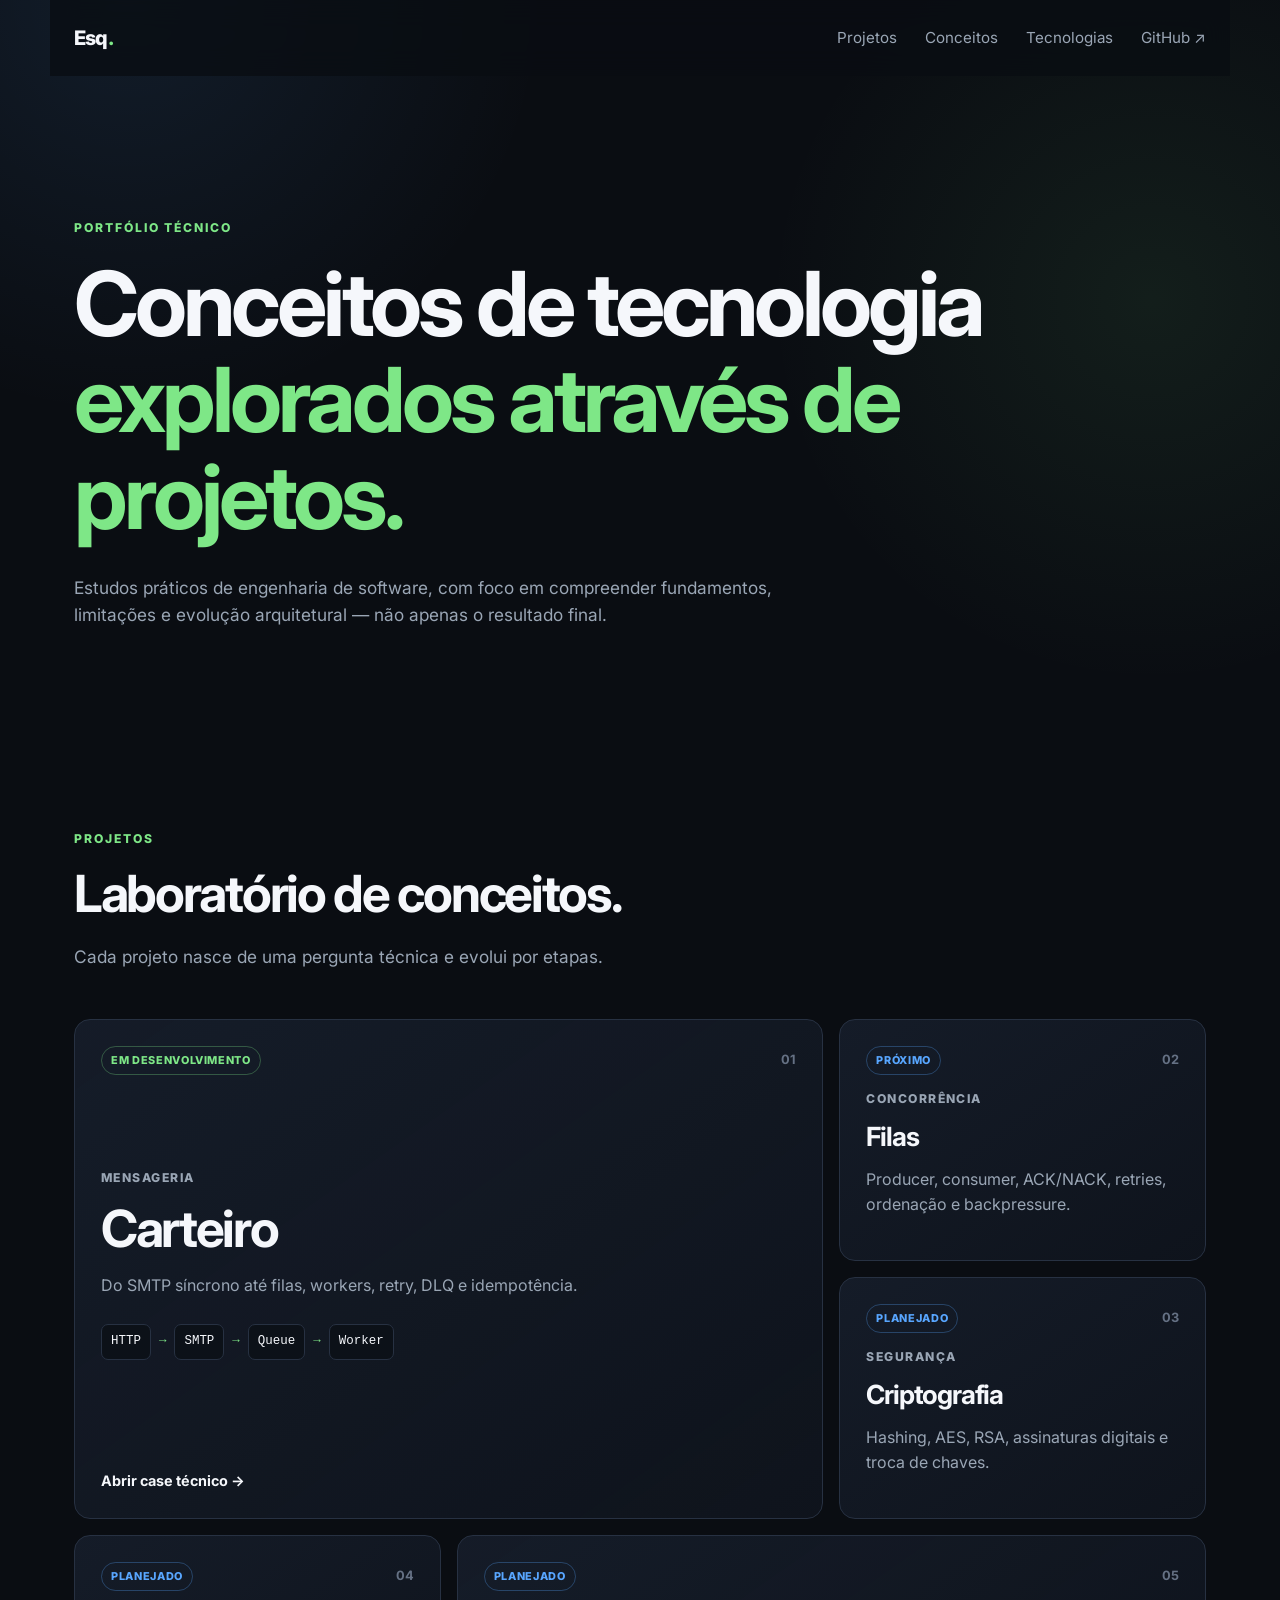
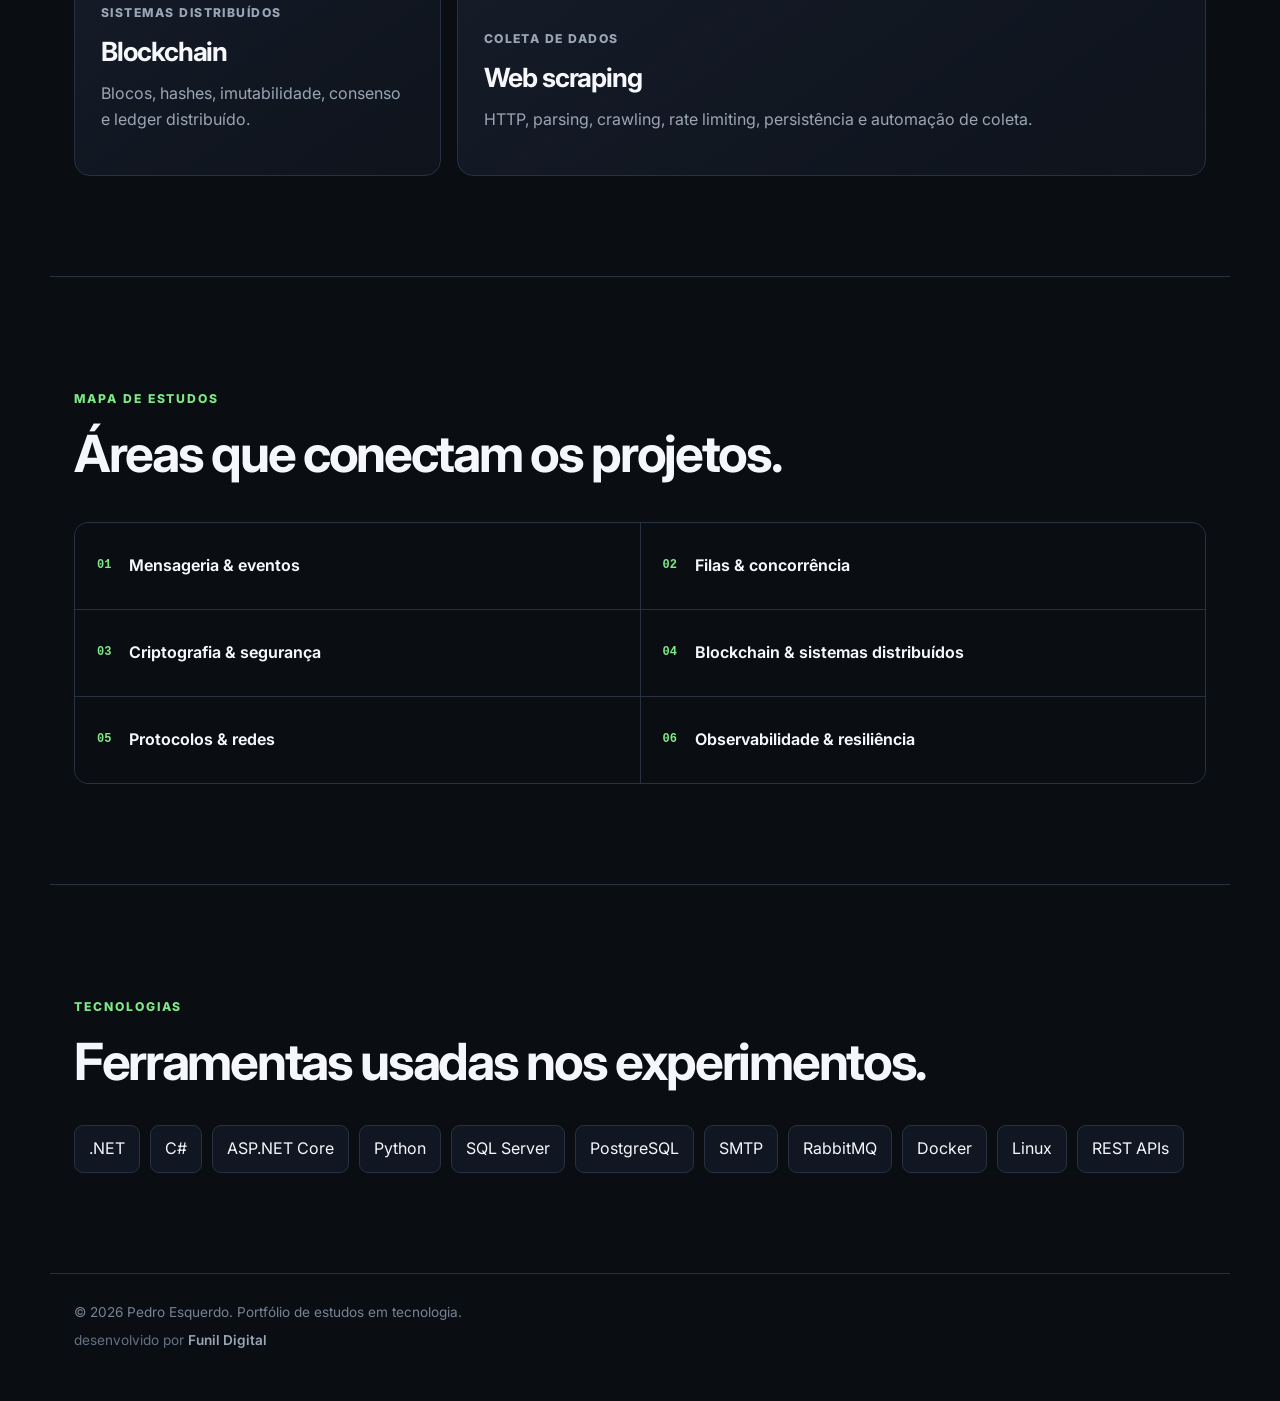
<file: index.html>
<!DOCTYPE html>
<html lang="pt-BR">
<head>
  <meta charset="UTF-8" />
  <meta name="viewport" content="width=device-width, initial-scale=1.0" />
  <meta name="description" content="Portfólio técnico de Pedro Esquerdo — projetos sobre mensageria, filas, criptografia, blockchain, scraping e engenharia de software." />
  <title>Pedro Esquerdo | Portfólio Técnico</title>
  <link rel="preconnect" href="https://fonts.googleapis.com">
  <link rel="preconnect" href="https://fonts.gstatic.com" crossorigin>
  <link href="https://fonts.googleapis.com/css2?family=Inter:wght@400;500;600;700;800&display=swap" rel="stylesheet">
  <link rel="stylesheet" href="styles.css" />
</head>
<body>
  <header class="site-header">
    <a class="brand" href="#inicio">Esq<span>.</span></a>
    <nav class="nav">
      <a href="#projetos">Projetos</a>
      <a href="#conceitos">Conceitos</a>
      <a href="#stack">Tecnologias</a>
      <a href="https://github.com/pedroesquerdo" target="_blank" rel="noreferrer">GitHub ↗</a>
    </nav>
    <button class="menu-button" aria-label="Abrir menu" aria-expanded="false">☰</button>
  </header>

  <main>
    <section id="inicio" class="section hero-minimal">
      <div class="reveal">
        <p class="eyebrow">PORTFÓLIO TÉCNICO</p>
        <h1>Conceitos de tecnologia <span>explorados através de projetos.</span></h1>
        <p class="hero-text">Estudos práticos de engenharia de software, com foco em compreender fundamentos, limitações e evolução arquitetural — não apenas o resultado final.</p>
      </div>
    </section>

    <section id="projetos" class="section">
      <div class="section-heading reveal">
        <p class="eyebrow">PROJETOS</p>
        <h2>Laboratório de conceitos.</h2>
        <p>Cada projeto nasce de uma pergunta técnica e evolui por etapas.</p>
      </div>

      <div class="bento-grid">
        <a class="bento-card bento-featured reveal" href="carteiro.html">
          <div class="bento-topline">
            <span class="status">EM DESENVOLVIMENTO</span>
            <span class="bento-index">01</span>
          </div>
          <div class="bento-content">
            <p class="bento-kicker">Mensageria</p>
            <h3>Carteiro</h3>
            <p>Do SMTP síncrono até filas, workers, retry, DLQ e idempotência.</p>
            <div class="mini-flow"><span>HTTP</span><i>→</i><span>SMTP</span><i>→</i><span>Queue</span><i>→</i><span>Worker</span></div>
          </div>
          <span class="bento-link">Abrir case técnico →</span>
        </a>

        <article class="bento-card reveal">
          <div class="bento-topline"><span class="status planned">PRÓXIMO</span><span class="bento-index">02</span></div>
          <div class="bento-content">
            <p class="bento-kicker">Concorrência</p>
            <h3>Filas</h3>
            <p>Producer, consumer, ACK/NACK, retries, ordenação e backpressure.</p>
          </div>
        </article>

        <article class="bento-card reveal">
          <div class="bento-topline"><span class="status planned">PLANEJADO</span><span class="bento-index">03</span></div>
          <div class="bento-content">
            <p class="bento-kicker">Segurança</p>
            <h3>Criptografia</h3>
            <p>Hashing, AES, RSA, assinaturas digitais e troca de chaves.</p>
          </div>
        </article>

        <article class="bento-card reveal">
          <div class="bento-topline"><span class="status planned">PLANEJADO</span><span class="bento-index">04</span></div>
          <div class="bento-content">
            <p class="bento-kicker">Sistemas distribuídos</p>
            <h3>Blockchain</h3>
            <p>Blocos, hashes, imutabilidade, consenso e ledger distribuído.</p>
          </div>
        </article>

        <article class="bento-card bento-wide reveal">
          <div class="bento-topline"><span class="status planned">PLANEJADO</span><span class="bento-index">05</span></div>
          <div class="bento-content">
            <p class="bento-kicker">Coleta de dados</p>
            <h3>Web scraping</h3>
            <p>HTTP, parsing, crawling, rate limiting, persistência e automação de coleta.</p>
          </div>
        </article>
      </div>
    </section>

    <section id="conceitos" class="section concepts-section">
      <div class="section-heading reveal">
        <p class="eyebrow">MAPA DE ESTUDOS</p>
        <h2>Áreas que conectam os projetos.</h2>
      </div>
      <div class="concept-grid">
        <div class="concept-item reveal"><strong>01</strong><span>Mensageria & eventos</span></div>
        <div class="concept-item reveal"><strong>02</strong><span>Filas & concorrência</span></div>
        <div class="concept-item reveal"><strong>03</strong><span>Criptografia & segurança</span></div>
        <div class="concept-item reveal"><strong>04</strong><span>Blockchain & sistemas distribuídos</span></div>
        <div class="concept-item reveal"><strong>05</strong><span>Protocolos & redes</span></div>
        <div class="concept-item reveal"><strong>06</strong><span>Observabilidade & resiliência</span></div>
      </div>
    </section>

    <section id="stack" class="section stack-section">
      <div class="section-heading reveal">
        <p class="eyebrow">TECNOLOGIAS</p>
        <h2>Ferramentas usadas nos experimentos.</h2>
      </div>
      <div class="stack-list reveal">
        <span>.NET</span><span>C#</span><span>ASP.NET Core</span><span>Python</span><span>SQL Server</span><span>PostgreSQL</span><span>SMTP</span><span>RabbitMQ</span><span>Docker</span><span>Linux</span><span>REST APIs</span>
      </div>
    </section>
  </main>

  <footer>
    <p>© <span id="year"></span> Pedro Esquerdo. Portfólio de estudos em tecnologia.</p>
    <p class="footer-credit">desenvolvido por <a href="https://www.funildigital.com.br/" target="_blank" rel="noopener noreferrer">Funil Digital</a></p>
  </footer>

  <script src="app.js"></script>
</body>
</html>
</file>
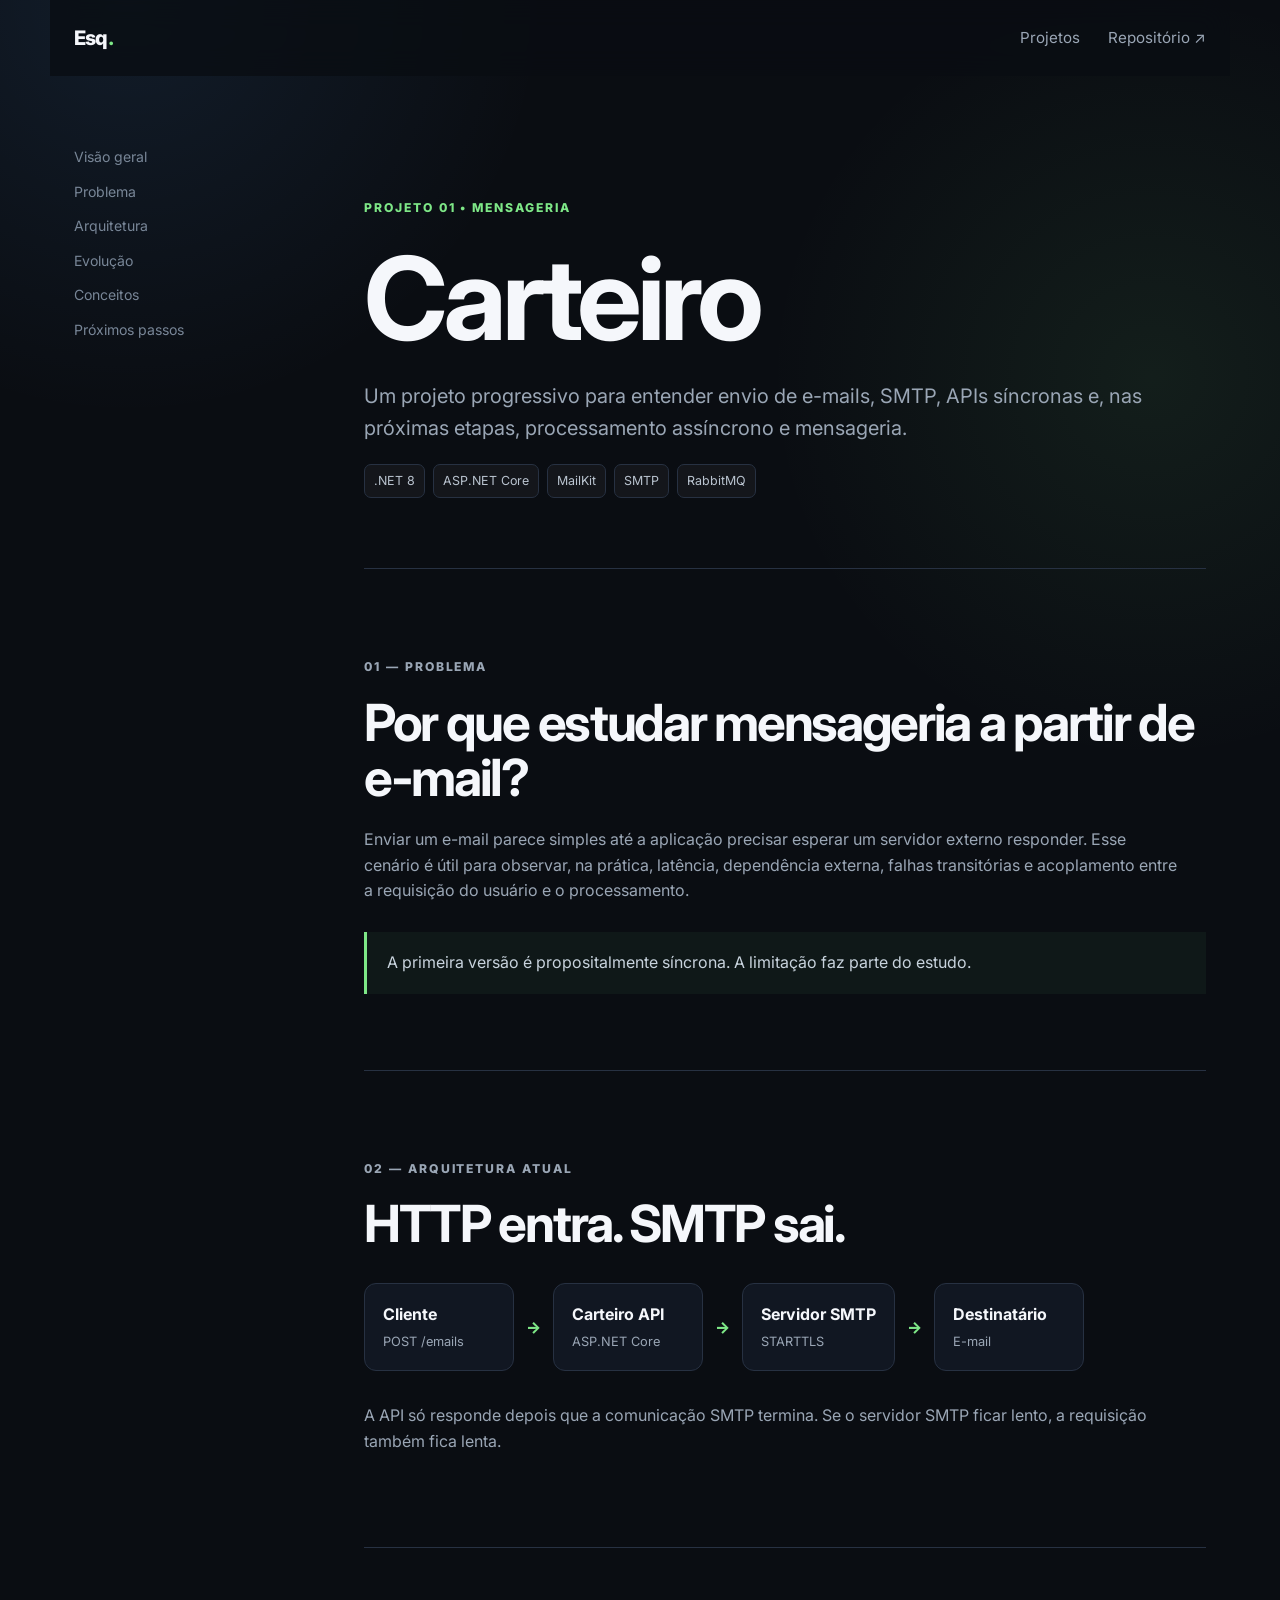
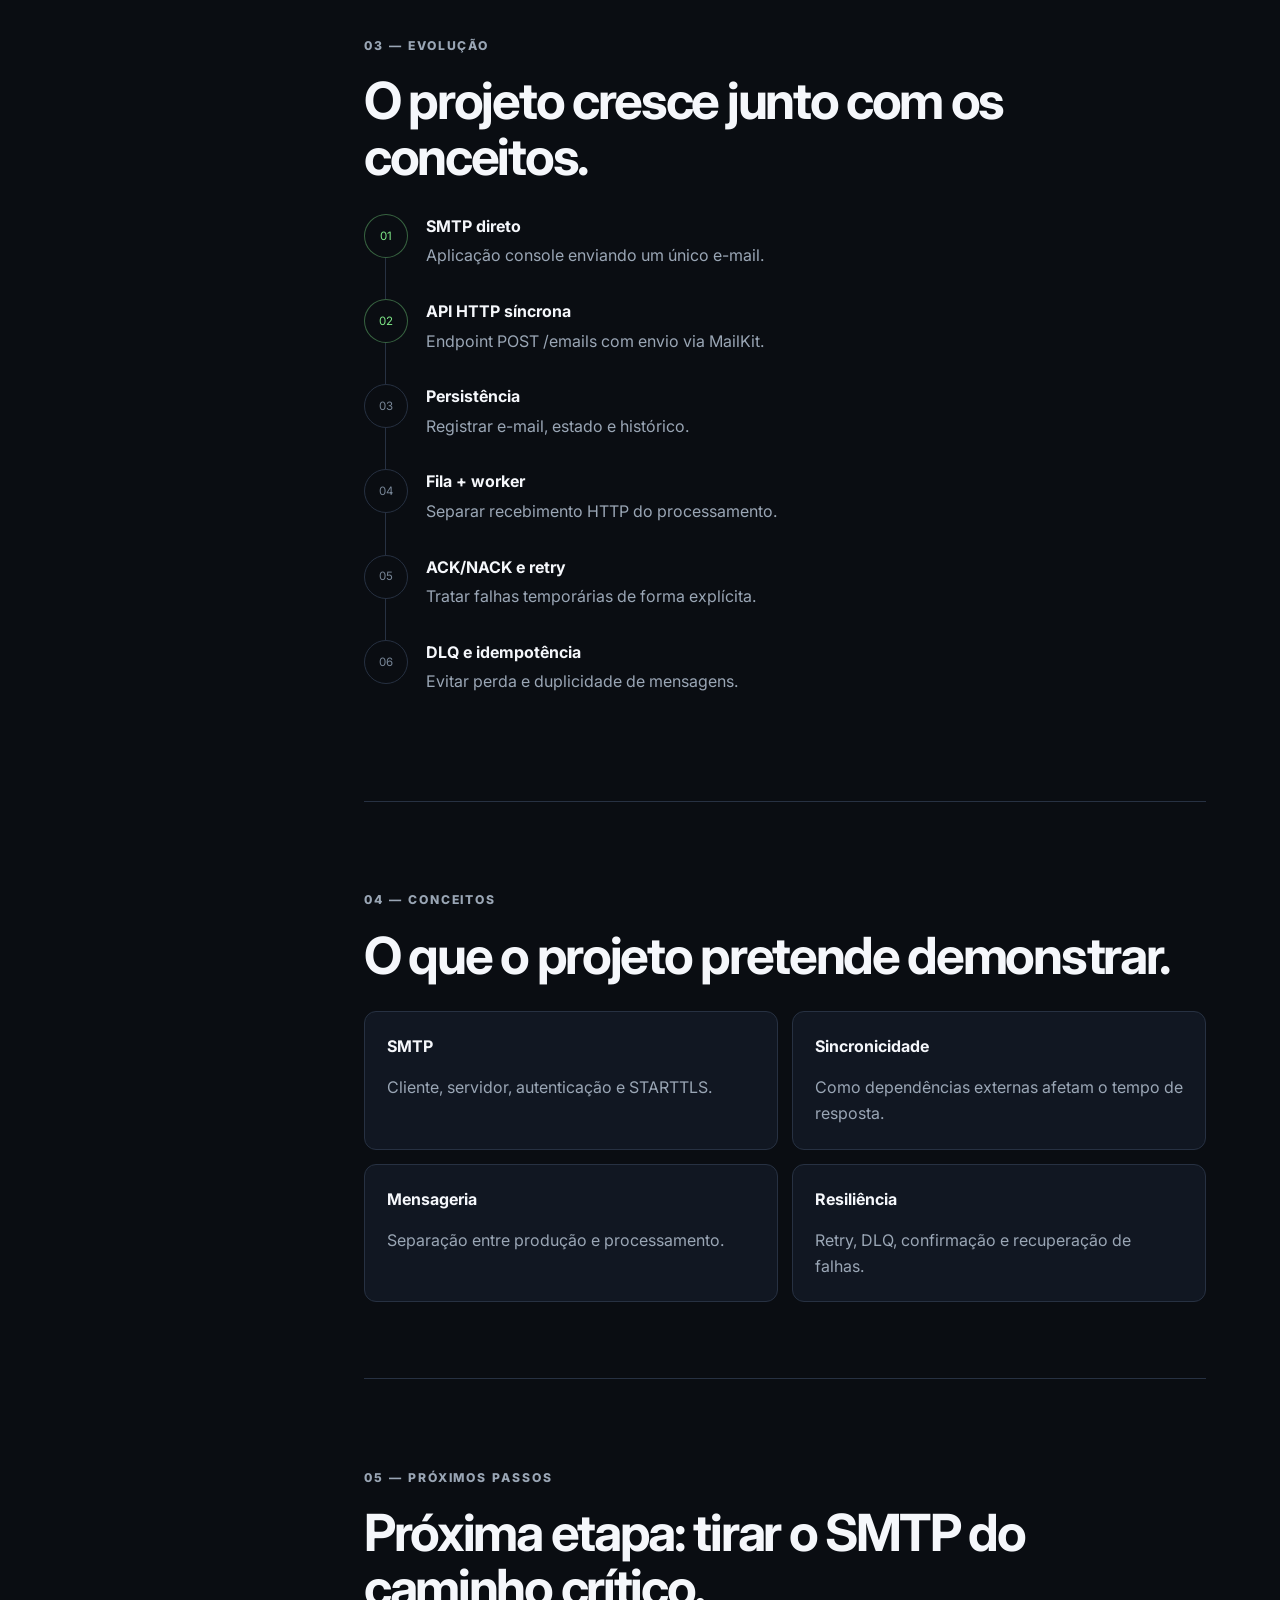
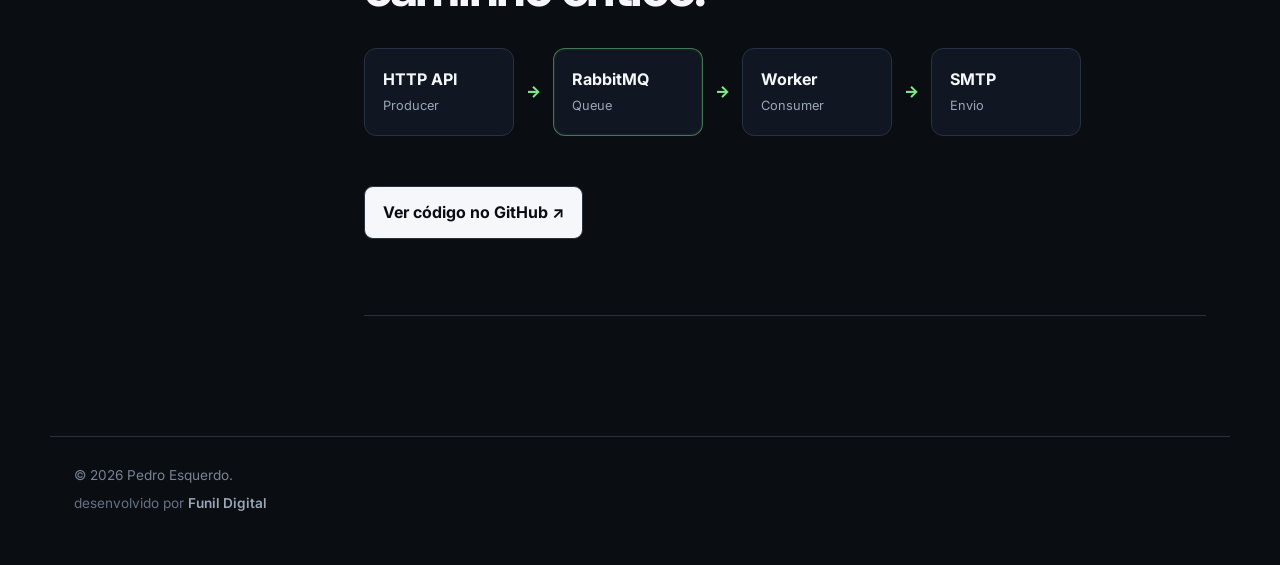
<file: carteiro.html>
<!DOCTYPE html>
<html lang="pt-BR">
<head>
  <meta charset="UTF-8" />
  <meta name="viewport" content="width=device-width, initial-scale=1.0" />
  <meta name="description" content="Carteiro — estudo progressivo sobre SMTP, APIs, mensageria, filas e processamento assíncrono." />
  <title>Carteiro | Pedro Esquerdo</title>
  <link rel="preconnect" href="https://fonts.googleapis.com">
  <link rel="preconnect" href="https://fonts.gstatic.com" crossorigin>
  <link href="https://fonts.googleapis.com/css2?family=Inter:wght@400;500;600;700;800&display=swap" rel="stylesheet">
  <link rel="stylesheet" href="styles.css" />
</head>
<body>
  <header class="site-header">
    <a class="brand" href="index.html">Esq<span>.</span></a>
    <nav class="nav">
      <a href="index.html#projetos">Projetos</a>
      <a href="https://github.com/pedroesquerdo/carteiro" target="_blank" rel="noreferrer">Repositório ↗</a>
    </nav>
  </header>

  <main class="case-layout">
    <aside class="case-sidebar">
      <a href="#visao">Visão geral</a>
      <a href="#problema">Problema</a>
      <a href="#arquitetura">Arquitetura</a>
      <a href="#evolucao">Evolução</a>
      <a href="#conceitos">Conceitos</a>
      <a href="#proximos">Próximos passos</a>
    </aside>

    <article class="case-content">
      <section id="visao" class="case-hero">
        <p class="eyebrow">PROJETO 01 • MENSAGERIA</p>
        <h1>Carteiro</h1>
        <p class="case-lead">Um projeto progressivo para entender envio de e-mails, SMTP, APIs síncronas e, nas próximas etapas, processamento assíncrono e mensageria.</p>
        <div class="tags"><span>.NET 8</span><span>ASP.NET Core</span><span>MailKit</span><span>SMTP</span><span>RabbitMQ</span></div>
      </section>

      <section id="problema" class="case-section">
        <p class="eyebrow">01 — PROBLEMA</p>
        <h2>Por que estudar mensageria a partir de e-mail?</h2>
        <p>Enviar um e-mail parece simples até a aplicação precisar esperar um servidor externo responder. Esse cenário é útil para observar, na prática, latência, dependência externa, falhas transitórias e acoplamento entre a requisição do usuário e o processamento.</p>
        <div class="callout">A primeira versão é propositalmente síncrona. A limitação faz parte do estudo.</div>
      </section>

      <section id="arquitetura" class="case-section">
        <p class="eyebrow">02 — ARQUITETURA ATUAL</p>
        <h2>HTTP entra. SMTP sai.</h2>
        <div class="architecture">
          <div class="arch-node"><strong>Cliente</strong><span>POST /emails</span></div>
          <i>→</i>
          <div class="arch-node"><strong>Carteiro API</strong><span>ASP.NET Core</span></div>
          <i>→</i>
          <div class="arch-node"><strong>Servidor SMTP</strong><span>STARTTLS</span></div>
          <i>→</i>
          <div class="arch-node"><strong>Destinatário</strong><span>E-mail</span></div>
        </div>
        <p>A API só responde depois que a comunicação SMTP termina. Se o servidor SMTP ficar lento, a requisição também fica lenta.</p>
      </section>

      <section id="evolucao" class="case-section">
        <p class="eyebrow">03 — EVOLUÇÃO</p>
        <h2>O projeto cresce junto com os conceitos.</h2>
        <div class="timeline">
          <div class="timeline-item done"><span>01</span><div><strong>SMTP direto</strong><p>Aplicação console enviando um único e-mail.</p></div></div>
          <div class="timeline-item done"><span>02</span><div><strong>API HTTP síncrona</strong><p>Endpoint POST /emails com envio via MailKit.</p></div></div>
          <div class="timeline-item"><span>03</span><div><strong>Persistência</strong><p>Registrar e-mail, estado e histórico.</p></div></div>
          <div class="timeline-item"><span>04</span><div><strong>Fila + worker</strong><p>Separar recebimento HTTP do processamento.</p></div></div>
          <div class="timeline-item"><span>05</span><div><strong>ACK/NACK e retry</strong><p>Tratar falhas temporárias de forma explícita.</p></div></div>
          <div class="timeline-item"><span>06</span><div><strong>DLQ e idempotência</strong><p>Evitar perda e duplicidade de mensagens.</p></div></div>
        </div>
      </section>

      <section id="conceitos" class="case-section">
        <p class="eyebrow">04 — CONCEITOS</p>
        <h2>O que o projeto pretende demonstrar.</h2>
        <div class="case-grid">
          <div><strong>SMTP</strong><p>Cliente, servidor, autenticação e STARTTLS.</p></div>
          <div><strong>Sincronicidade</strong><p>Como dependências externas afetam o tempo de resposta.</p></div>
          <div><strong>Mensageria</strong><p>Separação entre produção e processamento.</p></div>
          <div><strong>Resiliência</strong><p>Retry, DLQ, confirmação e recuperação de falhas.</p></div>
        </div>
      </section>

      <section id="proximos" class="case-section">
        <p class="eyebrow">05 — PRÓXIMOS PASSOS</p>
        <h2>Próxima etapa: tirar o SMTP do caminho crítico.</h2>
        <div class="architecture future">
          <div class="arch-node"><strong>HTTP API</strong><span>Producer</span></div>
          <i>→</i>
          <div class="arch-node accent"><strong>RabbitMQ</strong><span>Queue</span></div>
          <i>→</i>
          <div class="arch-node"><strong>Worker</strong><span>Consumer</span></div>
          <i>→</i>
          <div class="arch-node"><strong>SMTP</strong><span>Envio</span></div>
        </div>
        <a class="button primary" href="https://github.com/pedroesquerdo/carteiro" target="_blank" rel="noreferrer">Ver código no GitHub ↗</a>
      </section>
    </article>
  </main>

  <footer>
    <p>© <span id="year"></span> Pedro Esquerdo.</p>
    <p class="footer-credit">desenvolvido por <a href="https://www.funildigital.com.br/" target="_blank" rel="noopener noreferrer">Funil Digital</a></p>
  </footer>

  <script src="app.js"></script>
</body>
</html>
</file>
<file: styles.css>
:root{--bg:#0a0d12;--surface:#111722;--surface-2:#171f2d;--text:#f5f7fb;--muted:#9aa6b5;--line:#273142;--accent:#7ee787;--accent-2:#58a6ff;--max:1180px}
*{box-sizing:border-box}html{scroll-behavior:smooth}body{margin:0;font-family:Inter,system-ui,-apple-system,BlinkMacSystemFont,"Segoe UI",sans-serif;background:radial-gradient(circle at 10% 0%,rgba(88,166,255,.10),transparent 26rem),radial-gradient(circle at 90% 10%,rgba(126,231,135,.08),transparent 24rem),var(--bg);color:var(--text);line-height:1.6}a{color:inherit;text-decoration:none}
.site-header{position:sticky;top:0;z-index:20;max-width:var(--max);margin:0 auto;padding:22px 24px;display:flex;align-items:center;justify-content:space-between;background:rgba(10,13,18,.78);backdrop-filter:blur(14px)}.brand{font-weight:800;font-size:1.25rem;letter-spacing:-.04em}.brand span{color:var(--accent)}.nav{display:flex;gap:28px;color:var(--muted);font-size:.95rem}.nav a:hover{color:var(--text)}.menu-button{display:none;background:none;border:0;color:var(--text);font-size:1.4rem}
.section{max-width:var(--max);margin:0 auto;padding:100px 24px}.hero-minimal{padding-top:130px;padding-bottom:70px}.eyebrow{color:var(--accent);font-size:.76rem;font-weight:800;letter-spacing:.16em;margin-bottom:18px}h1,h2,h3{line-height:1.08;letter-spacing:-.045em;margin-top:0}h1{font-size:clamp(3.1rem,7vw,6.7rem);margin-bottom:28px;max-width:980px}h1 span{color:var(--accent)}h2{font-size:clamp(2.2rem,4vw,4rem);margin-bottom:22px}h3{font-size:1.65rem;margin:14px 0}.hero-text,.section-heading>p:last-child{color:var(--muted);font-size:1.08rem;max-width:760px}
.bento-grid{display:grid;grid-template-columns:repeat(3,1fr);grid-auto-rows:minmax(230px,auto);gap:16px;margin-top:48px}.bento-card{position:relative;padding:26px;border:1px solid var(--line);border-radius:16px;background:linear-gradient(145deg,rgba(23,31,45,.82),rgba(17,23,34,.62));display:flex;flex-direction:column;justify-content:space-between;transition:.25s ease}.bento-card:hover{transform:translateY(-3px);border-color:#405069}.bento-featured{grid-column:span 2;grid-row:span 2;min-height:500px}.bento-wide{grid-column:span 2}.bento-topline{display:flex;justify-content:space-between;align-items:center}.bento-index{color:#657184;font-size:.8rem;font-weight:700}.bento-kicker{color:var(--accent);font-size:.76rem;text-transform:uppercase;letter-spacing:.12em;font-weight:800}.bento-card p{color:var(--muted);max-width:650px}.bento-featured h3{font-size:clamp(2.4rem,4vw,4.4rem);margin-bottom:14px}.bento-link{margin-top:28px;font-size:.9rem;font-weight:700}.status{display:inline-flex;width:max-content;padding:5px 9px;border:1px solid rgba(126,231,135,.3);color:var(--accent);border-radius:999px;font-size:.68rem;font-weight:800;letter-spacing:.06em}.status.planned{color:var(--accent-2);border-color:rgba(88,166,255,.3)}.mini-flow{display:flex;flex-wrap:wrap;align-items:center;gap:8px;margin-top:26px;font-family:ui-monospace,SFMono-Regular,Menlo,Consolas,monospace;font-size:.78rem}.mini-flow span{padding:7px 9px;border:1px solid var(--line);border-radius:7px;background:#0c1118}.mini-flow i{font-style:normal;color:var(--accent)}
.concepts-section,.stack-section{border-top:1px solid var(--line)}.concept-grid{display:grid;grid-template-columns:repeat(2,1fr);gap:1px;margin-top:40px;background:var(--line);border:1px solid var(--line);border-radius:14px;overflow:hidden}.concept-item{display:flex;align-items:center;gap:18px;padding:22px;background:var(--bg);min-height:86px}.concept-item strong{color:var(--accent);font-family:ui-monospace,SFMono-Regular,Menlo,Consolas,monospace;font-size:.75rem}.concept-item span{font-weight:650}.stack-list{display:flex;flex-wrap:wrap;gap:10px;margin-top:36px}.stack-list span{padding:10px 14px;border:1px solid var(--line);background:var(--surface);border-radius:9px}
.tags{display:flex;flex-wrap:wrap;gap:8px;margin-top:20px}.tags span{padding:6px 9px;background:rgba(255,255,255,.04);border:1px solid var(--line);border-radius:7px;color:#b9c3cf;font-size:.78rem}.button{display:inline-flex;padding:13px 18px;border-radius:9px;border:1px solid var(--line);font-weight:700;margin-top:18px}.button.primary{background:var(--text);color:var(--bg)}
.case-layout{max-width:var(--max);margin:0 auto;display:grid;grid-template-columns:220px minmax(0,1fr);gap:70px;padding:70px 24px 120px}.case-sidebar{position:sticky;top:100px;height:max-content;display:flex;flex-direction:column;gap:12px;color:#788697;font-size:.88rem}.case-sidebar a:hover{color:var(--text)}.case-content{min-width:0}.case-hero{padding:40px 0 70px;border-bottom:1px solid var(--line)}.case-hero h1{font-size:clamp(4rem,9vw,8rem);margin-bottom:18px}.case-lead{font-size:1.25rem;color:var(--muted);max-width:800px}.case-section{padding:76px 0;border-bottom:1px solid var(--line)}.case-section>p{color:var(--muted);max-width:820px}.callout{margin-top:28px;padding:18px 20px;border-left:3px solid var(--accent);background:rgba(126,231,135,.05);color:#c8d3dd}.architecture{display:flex;align-items:center;gap:12px;flex-wrap:wrap;margin:32px 0}.architecture>i{font-style:normal;color:var(--accent);font-weight:800}.arch-node{min-width:150px;padding:18px;border:1px solid var(--line);border-radius:12px;background:var(--surface)}.arch-node strong,.arch-node span{display:block}.arch-node span{color:var(--muted);font-size:.8rem;margin-top:4px}.arch-node.accent{border-color:rgba(126,231,135,.45);box-shadow:0 0 0 1px rgba(126,231,135,.08) inset}.timeline{margin-top:30px}.timeline-item{display:grid;grid-template-columns:44px 1fr;gap:18px;padding:0 0 26px;position:relative}.timeline-item:before{content:"";position:absolute;left:21px;top:32px;bottom:0;width:1px;background:var(--line)}.timeline-item:last-child:before{display:none}.timeline-item>span{width:44px;height:44px;border:1px solid var(--line);border-radius:50%;display:grid;place-items:center;background:var(--bg);font-size:.72rem;color:#788697;z-index:1}.timeline-item.done>span{border-color:rgba(126,231,135,.4);color:var(--accent)}.timeline-item p{margin:4px 0;color:var(--muted)}.case-grid{display:grid;grid-template-columns:repeat(2,1fr);gap:14px;margin-top:28px}.case-grid>div{padding:22px;border:1px solid var(--line);border-radius:12px;background:var(--surface)}.case-grid p{color:var(--muted);margin-bottom:0}
footer{max-width:var(--max);margin:0 auto;padding:28px 24px 50px;border-top:1px solid var(--line);color:#778394;font-size:.85rem}footer p{margin:0}.footer-credit{margin-top:6px;color:#657184}.footer-credit a{color:#9aa6b5;font-weight:600}.footer-credit a:hover{color:var(--accent)}.reveal{opacity:0;transform:translateY(16px);transition:opacity .6s ease,transform .6s ease}.reveal.visible{opacity:1;transform:translateY(0)}
@media(max-width:820px){.nav{display:none;position:absolute;top:70px;left:20px;right:20px;padding:18px;flex-direction:column;border:1px solid var(--line);border-radius:12px;background:var(--surface)}.nav.open{display:flex}.menu-button{display:block}.section{padding:75px 20px}.hero-minimal{padding-top:90px}.bento-grid{grid-template-columns:1fr}.bento-featured,.bento-wide{grid-column:span 1;grid-row:span 1;min-height:330px}.concept-grid{grid-template-columns:1fr}.case-layout{grid-template-columns:1fr;padding:30px 20px 80px}.case-sidebar{display:none}.case-grid{grid-template-columns:1fr}.architecture{align-items:stretch;flex-direction:column}.architecture>i{transform:rotate(90deg);align-self:center}.arch-node{width:100%}}
</file>
